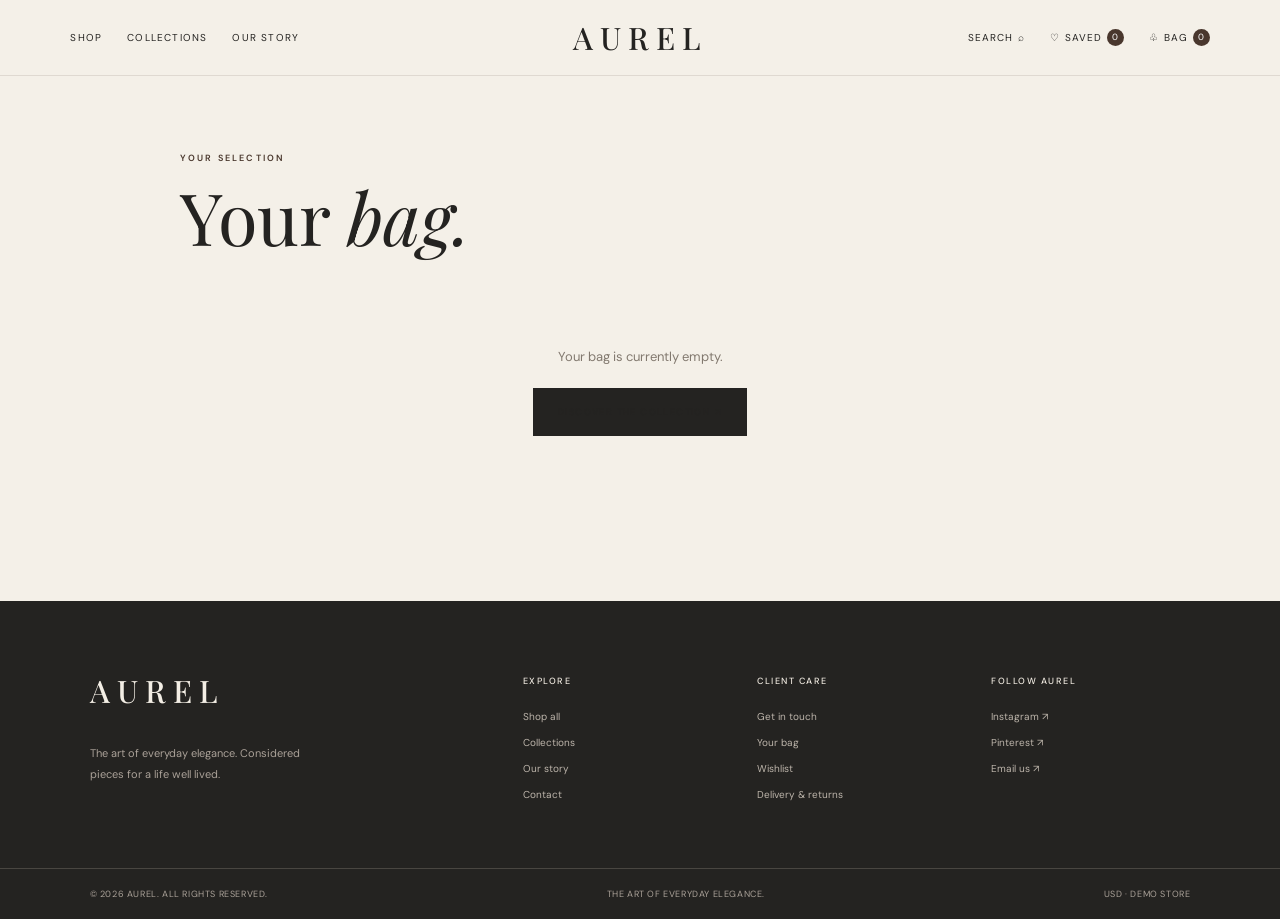
<file: cart.html>
<!DOCTYPE html>
<html lang="en">
<head>
<meta charset="UTF-8">
<meta name="viewport" content="width=device-width,initial-scale=1">
<title>Your Bag — AUREL</title>
<link href="https://fonts.googleapis.com/css2?family=DM+Sans:wght@400;500;600;700&family=Playfair+Display:wght@400;500;600&display=swap" rel="stylesheet">
<link rel="stylesheet" href="style.css">
<script defer src="products.js"></script>
<script defer src="app.js"></script>
</head>
<body>
<header id="site-header"></header>
<main class="page-main narrow-main">
<div class="page-title left-title">
<p class="eyebrow">YOUR SELECTION</p>
<h1>Your <em>bag.</em></h1>
</div>
<div id="cart-content"></div>
</main>
<footer id="site-footer"></footer>
</body>
</html>
</file>
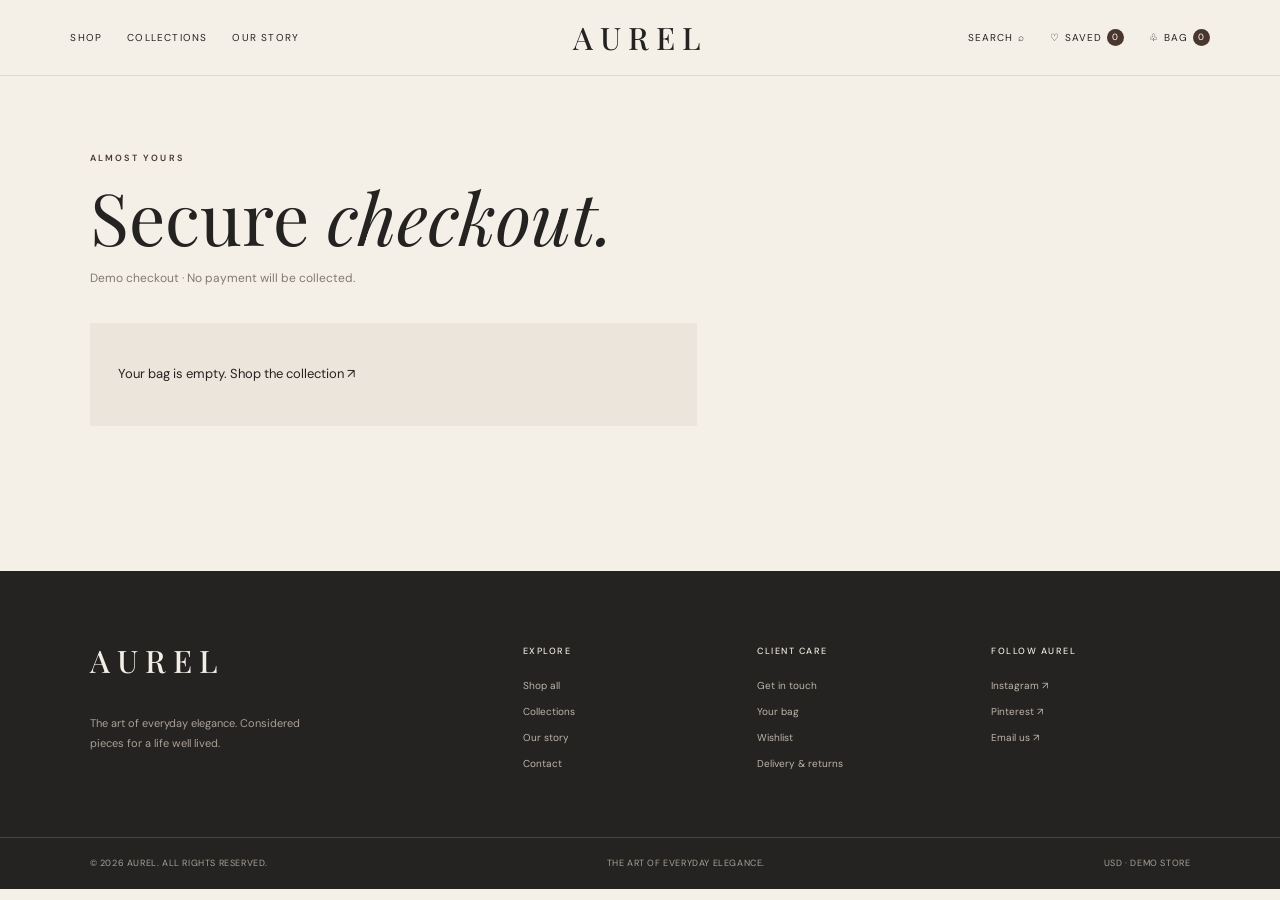
<file: checkout.html>
<!DOCTYPE html>
<html lang="en">
<head>
<meta charset="UTF-8">
<meta name="viewport" content="width=device-width,initial-scale=1">
<title>Checkout — AUREL</title>
<link href="https://fonts.googleapis.com/css2?family=DM+Sans:wght@400;500;600;700&family=Playfair+Display:wght@400;500;600&display=swap" rel="stylesheet">
<link rel="stylesheet" href="style.css">
<script defer src="products.js"></script>
<script defer src="app.js"></script>
</head>
<body>
<header id="site-header"></header>
<main class="page-main checkout-main">
<div class="page-title left-title">
<p class="eyebrow">ALMOST YOURS</p>
<h1>Secure <em>checkout.</em></h1>
<p class="muted small">Demo checkout · No payment will be collected.</p>
</div>
<div class="checkout-layout">
<form id="checkout-form" class="checkout-form">
<h2>01 / Contact</h2>
<label>Email address<input type="email" name="email" required placeholder="you@example.com"></label>
<h2>02 / Delivery</h2>
<div class="form-two">
<label>First name<input name="firstName" required></label>
<label>Last name<input name="lastName" required></label>
</div>
<label>Address<input name="address" required></label>
<div class="form-two">
<label>City<input name="city" required></label>
<label>Postal code<input name="postal" required></label>
</div>
<label>Country<select name="country" required>
<option value="">Select country</option>
<option>Zimbabwe</option>
<option>South Africa</option>
<option>United States</option>
<option>United Kingdom</option>
<option>Other</option>
</select></label>
<h2>03 / Payment</h2>
<div class="demo-payment">
<b>DEMO STORE</b>
<p>This portfolio checkout does not process real payments. Submitting creates a sample order confirmation only.</p>
</div>
<label class="check-label">
<input type="checkbox" required>
I agree to the demo store terms and understand no payment is taken.
</label>
<button class="button button-dark full-button" type="submit">PLACE DEMO ORDER ↗</button>
<p class="form-message" id="checkout-message" role="status"></p>
</form>
<aside class="order-summary" id="checkout-summary"></aside>
</div>
</main>
<footer id="site-footer"></footer>
</body>
</html>
</file>
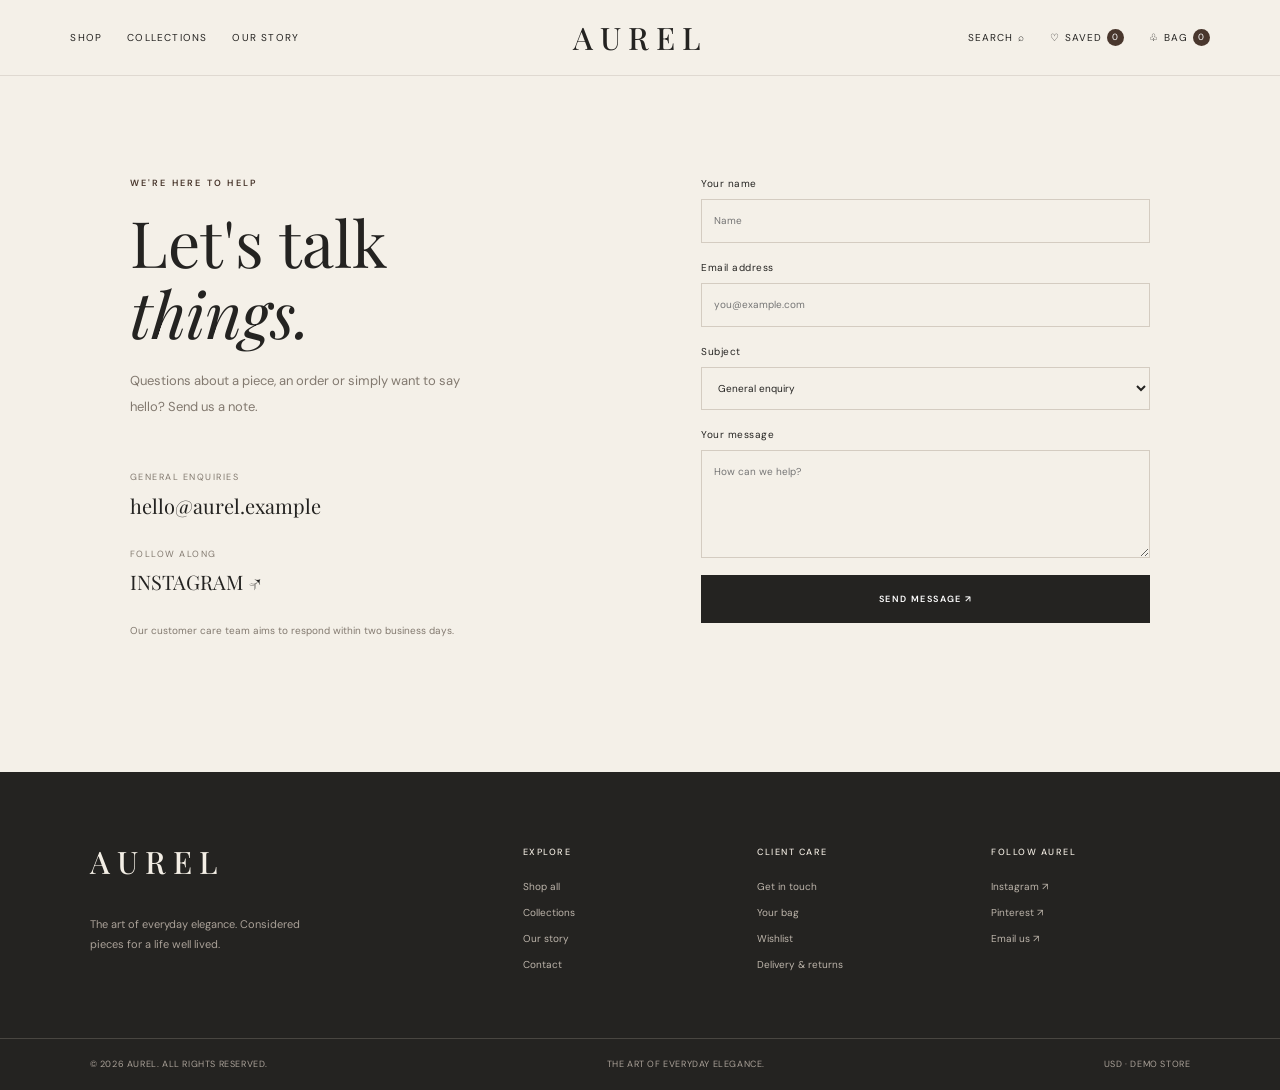
<file: contact.html>
<!DOCTYPE html>
<html lang="en">
<head>
<meta charset="UTF-8">
<meta name="viewport" content="width=device-width,initial-scale=1">
<title>Contact — AUREL</title>
<link href="https://fonts.googleapis.com/css2?family=DM+Sans:wght@400;500;600;700&family=Playfair+Display:wght@400;500;600&display=swap" rel="stylesheet">
<link rel="stylesheet" href="style.css">
<script defer src="products.js"></script>
<script defer src="app.js"></script>
</head>
<body>
<header id="site-header"></header>
<main class="page-main contact-layout">
<div>
<p class="eyebrow">WE'RE HERE TO HELP</p>
<h1>Let's talk <em>things.</em></h1>
<p class="contact-lead">Questions about a piece, an order or simply want to say hello? Send us a note.</p>
<div class="contact-detail">
<span>GENERAL ENQUIRIES</span>
<a href="mailto:hello@aurel.example">hello@aurel.example</a>
</div>
<div class="contact-detail">
<span>FOLLOW ALONG</span>
<a href="#" aria-label="Instagram">INSTAGRAM ↗</a>
</div>
<p class="muted small">Our customer care team aims to respond within two business days.</p>
</div>
<form class="contact-form" id="contact-form">
<label>Your name<input name="name" required placeholder="Name"></label>
<label>Email address<input type="email" name="email" required placeholder="you@example.com"></label>
<label>Subject<select name="subject">
<option>General enquiry</option>
<option>Orders & delivery</option>
<option>Product information</option>
<option>Returns</option>
</select></label>
<label>Your message<textarea name="message" rows="5" required placeholder="How can we help?"></textarea></label>
<button class="button button-dark" type="submit">SEND MESSAGE ↗</button>
<p class="form-message" id="contact-message" role="status"></p>
</form>
</main>
<footer id="site-footer"></footer>
</body>
</html>
</file>
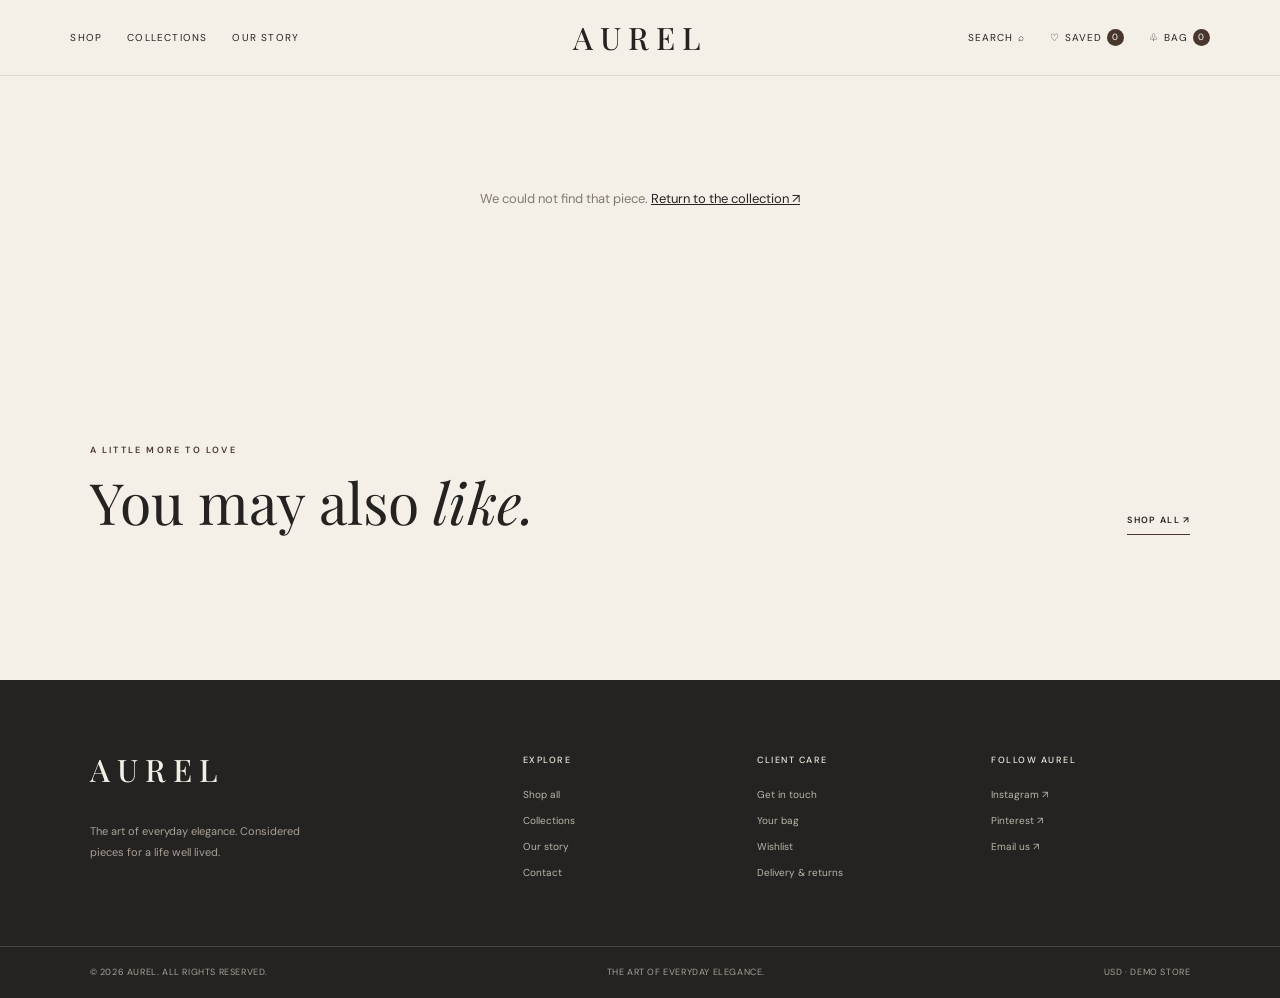
<file: product.html>
<!DOCTYPE html>
<html lang="en">
<head>
<meta charset="UTF-8">
<meta name="viewport" content="width=device-width,initial-scale=1">
<title>Product — AUREL</title>
<link href="https://fonts.googleapis.com/css2?family=DM+Sans:wght@400;500;600;700&family=Playfair+Display:wght@400;500;600&display=swap" rel="stylesheet">
<link rel="stylesheet" href="style.css">
<script defer src="products.js"></script>
<script defer src="app.js"></script>
</head>
<body>
<header id="site-header"></header>
<main class="product-page" id="product-detail">
<p class="empty-state">Loading product…</p>
</main>
<section class="featured section-pad">
<div class="section-heading">
<div>
<p class="eyebrow">A LITTLE MORE TO LOVE</p>
<h2>You may also <em>like.</em></h2>
</div>
<a class="text-link" href="shop.html">SHOP ALL ↗</a>
</div>
<div class="product-grid" id="related-products"></div>
</section>
<footer id="site-footer"></footer>
</body>
</html>
</file>
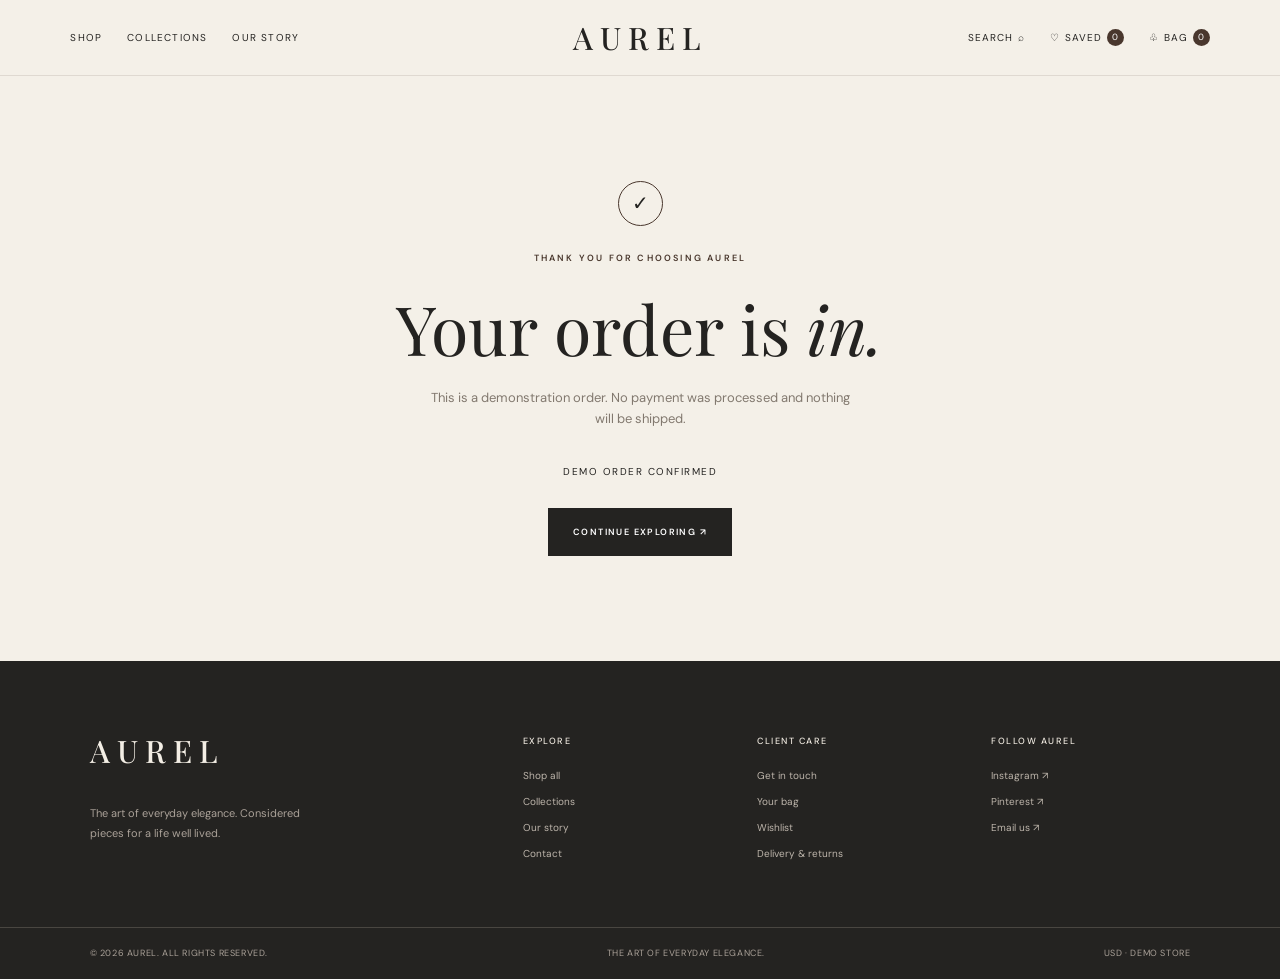
<file: success.html>
<!DOCTYPE html>
<html lang="en">
<head>
<meta charset="UTF-8">
<meta name="viewport" content="width=device-width,initial-scale=1">
<title>Order Confirmed — AUREL</title>
<link href="https://fonts.googleapis.com/css2?family=DM+Sans:wght@400;500;600;700&family=Playfair+Display:wght@400;500;600&display=swap" rel="stylesheet">
<link rel="stylesheet" href="style.css">
<script defer src="products.js"></script>
<script defer src="app.js"></script>
</head>
<body>
<header id="site-header"></header>
<main class="success-page">
<div class="success-mark">✓</div>
<p class="eyebrow">THANK YOU FOR CHOOSING AUREL</p>
<h1>Your order is <em>in.</em></h1>
<p>This is a demonstration order. No payment was processed and nothing will be shipped.</p>
<div class="order-number" id="order-number"></div>
<a class="button button-dark" href="shop.html">CONTINUE EXPLORING ↗</a>
</main>
<footer id="site-footer"></footer>
</body>
</html>
</file>
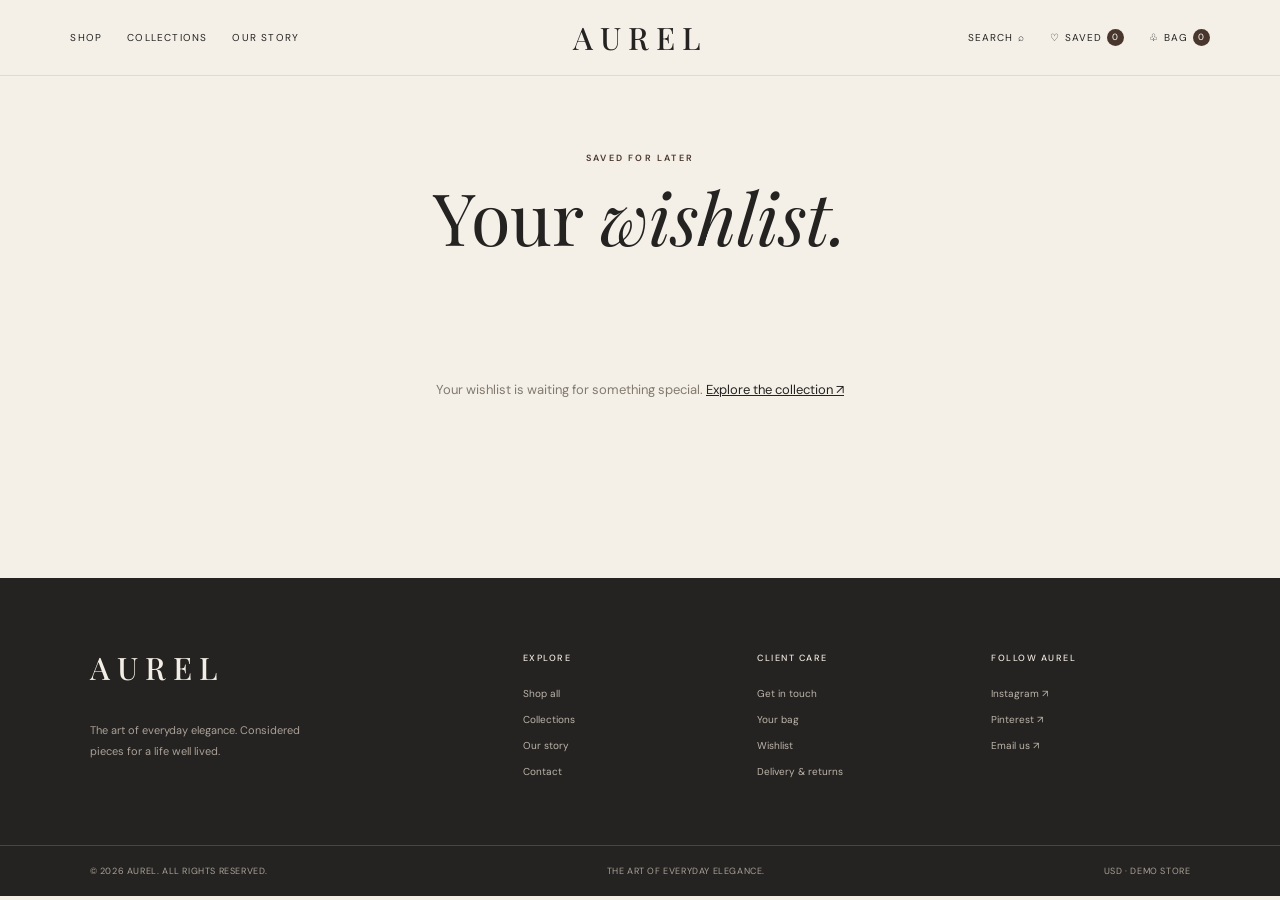
<file: wishlist.html>
<!DOCTYPE html>
<html lang="en">
<head>
<meta charset="UTF-8">
<meta name="viewport" content="width=device-width,initial-scale=1">
<title>Your Wishlist — AUREL</title>
<link href="https://fonts.googleapis.com/css2?family=DM+Sans:wght@400;500;600;700&family=Playfair+Display:wght@400;500;600&display=swap" rel="stylesheet">
<link rel="stylesheet" href="style.css">
<script defer src="products.js"></script>
<script defer src="app.js"></script>
</head>
<body>
<header id="site-header"></header>
<main class="page-main">
<div class="page-title">
<p class="eyebrow">SAVED FOR LATER</p>
<h1>Your <em>wishlist.</em></h1>
</div>
<div class="product-grid" id="wishlist-products"></div>
<p class="empty-state hidden" id="wishlist-empty">Your wishlist is waiting for something special. <a href="shop.html">Explore the collection ↗</a></p>
</main>
<footer id="site-footer"></footer>
</body>
</html>
</file>
<file: style.css>
@import url('https://fonts.googleapis.com/css2?family=DM+Sans:wght@400;500;600;700&family=Playfair+Display:wght@400;500;600&display=swap');

:root{
--ivory:#F4F0E8;
--sand:#D8C7B1;
--espresso:#49372D;
--charcoal:#242321;
--muted:#82796f;
--line:#ddd6cc;
--white:#fff;
--serif:'Playfair Display',Georgia,serif;
--sans:'DM Sans',Arial,sans-serif
}

*{box-sizing:border-box}
html{scroll-behavior:smooth}
body{margin:0;background:var(--ivory);color:var(--charcoal);font-family:var(--sans);font-size:13px;line-height:1.6}
a{color:inherit;text-decoration:none}
button,input,select,textarea{font:inherit}
button{cursor:pointer}

.announcement{height:30px;background:var(--charcoal);color:#f5f0e8;display:flex;align-items:center;justify-content:center;gap:12px;font-size:9px;letter-spacing:1.7px;text-align:center;padding:0 10px}

.site-header{height:76px;padding:0 5.5%;display:grid;grid-template-columns:1fr auto 1fr;align-items:center;background:var(--ivory);position:sticky;top:0;z-index:20;border-bottom:1px solid rgba(73,55,45,.12)}
.nav-left,.nav-right{display:flex;align-items:center;gap:25px}
.nav-right{justify-content:flex-end}
.nav-link{font-size:10px;letter-spacing:1.2px;text-transform:uppercase;position:relative}
.nav-link:after{content:"";height:1px;background:currentColor;position:absolute;left:0;bottom:-5px;width:0;transition:.25s}
.nav-link:hover:after{width:100%}
.wordmark{font-family:var(--serif);font-size:31px;letter-spacing:7px;font-weight:500}
.icon-link{font-size:10px;letter-spacing:1px;text-transform:uppercase;display:flex;gap:5px;align-items:center}
.count{font-size:9px;background:var(--espresso);color:white;border-radius:50%;width:17px;height:17px;display:inline-grid;place-items:center}
.menu-toggle{display:none;background:none;border:0;font-size:21px}
.mobile-nav{display:none}

.hero{height:min(690px,78vw);min-height:490px;position:relative;background:#a69a8c;overflow:hidden}
.hero-image,.hero-shade{position:absolute;inset:0;width:100%;height:100%;object-fit:cover}
.hero-image{object-position:center 38%}
.hero-shade{background:linear-gradient(90deg,rgba(24,22,20,.53),rgba(24,22,20,.03) 78%)}
.hero-copy{position:absolute;left:11%;top:50%;transform:translateY(-43%);color:white;max-width:540px}
.eyebrow{font-size:9px;letter-spacing:2.2px;font-weight:600;color:var(--espresso);margin:0 0 17px}
.eyebrow.light{color:#eee7dc}
.hero h1,.about-hero h1{font:400 clamp(54px,7.5vw,100px)/1.04 var(--serif);margin:0 0 22px;letter-spacing:-2px}
.hero h1 em,.about-hero h1 em,.page-title h1 em,.section-heading h2 em,.intro h2 em,.manifesto h2 em,.newsletter h2 em,.success-page h1 em,.contact-layout h1 em,.about-statement h2 em,.collection-feature h2 em,.about-bottom h2 em{font-weight:400}
.hero-copy>p:not(.eyebrow){font-size:13px;letter-spacing:.5px;margin-bottom:30px}
.button{min-height:48px;padding:0 24px;display:inline-flex;align-items:center;justify-content:center;gap:25px;font-size:9px;font-weight:600;letter-spacing:1.4px;border:1px solid transparent;transition:.25s}
.button-light{background:var(--ivory);color:var(--charcoal)}
.button-light:hover{background:var(--sand)}
.button-dark{background:var(--charcoal);color:white}
.button-dark:hover{background:var(--espresso)}
.hero-index{position:absolute;right:5.5%;bottom:30px;color:white;font-size:9px;letter-spacing:2px}

.section-pad{padding:100px 7%}
.intro{text-align:center;max-width:850px;margin:auto;padding-top:110px;padding-bottom:105px}
.intro h2,.section-heading h2,.newsletter h2,.manifesto h2,.about-bottom h2{font:400 clamp(36px,4.5vw,57px)/1.15 var(--serif);margin:0 0 18px}
.intro-text{max-width:510px;margin:0 auto;color:#71685e;font-size:13px;line-height:2}
.section-heading{display:flex;align-items:end;justify-content:space-between;margin-bottom:35px}
.section-heading .eyebrow{margin-bottom:12px}
.section-heading h2{margin:0}
.text-link{font-size:9px;letter-spacing:1.3px;font-weight:600;border-bottom:1px solid var(--espresso);padding-bottom:6px;white-space:nowrap}

.category-section{background:#ebe5db}
.category-grid{display:grid;grid-template-columns:repeat(3,1fr);gap:17px}
.category-card{position:relative;display:block;overflow:hidden;background:#ddd4c8}
.category-card img{width:100%;height:430px;object-fit:cover;display:block;transition:transform .7s}
.category-card:hover img{transform:scale(1.035)}
.category-card span{position:absolute;top:20px;left:20px;color:white;font-size:9px;letter-spacing:1.5px}
.category-card b{position:absolute;bottom:20px;left:20px;color:white;font:25px var(--serif);font-weight:400}

.product-grid{display:grid;grid-template-columns:repeat(4,minmax(0,1fr));gap:35px 17px}
.product-card{min-width:0}
.product-image-wrap{position:relative;background:#e9e4dc;overflow:hidden;aspect-ratio:3/4}
.product-image{width:100%;height:100%;object-fit:cover;display:block;transition:transform .55s}
.product-card:hover .product-image{transform:scale(1.035)}
.product-badge{position:absolute;top:13px;left:13px;background:var(--ivory);padding:6px 9px;font-size:8px;letter-spacing:1px;text-transform:uppercase}
.wish-button{position:absolute;top:10px;right:10px;border:0;background:rgba(244,240,232,.9);width:34px;height:34px;border-radius:50%;font-size:17px;display:grid;place-items:center}
.wish-button.active{color:#8b4c43}
.quick-add{position:absolute;bottom:0;left:0;width:100%;padding:14px;background:rgba(36,35,33,.92);color:white;border:0;letter-spacing:1.2px;font-size:9px;transform:translateY(100%);transition:.25s}
.product-card:hover .quick-add{transform:translateY(0)}
.product-info{padding:13px 1px 0;display:flex;justify-content:space-between;gap:10px}
.product-name{font-size:11px;letter-spacing:.3px}
.product-category{font-size:9px;color:var(--muted);margin-top:4px}
.product-price{font-size:11px;white-space:nowrap}

.featured{padding-top:90px;padding-bottom:110px}
.manifesto{display:grid;grid-template-columns:1fr 1fr;min-height:550px;background:#e8e1d7}
.manifesto-image img{width:100%;height:100%;object-fit:cover;display:block}
.manifesto-copy{align-self:center;padding:70px 12%}
.manifesto-copy h2{font-size:clamp(42px,5vw,65px)}
.manifesto-copy>p:not(.eyebrow){color:#71685e;line-height:2;max-width:370px;margin:0 0 28px}

.newsletter{text-align:center;padding-top:95px;padding-bottom:100px}
.newsletter>p:not(.eyebrow){color:var(--muted)}
.newsletter-form{display:flex;max-width:450px;margin:30px auto 13px;border-bottom:1px solid var(--espresso)}
.newsletter-form input{flex:1;min-width:0;background:transparent;border:0;padding:14px 2px;outline:none}
.newsletter-form button{border:0;background:transparent;font-size:9px;letter-spacing:1px;font-weight:600}
.newsletter small{color:#91877c;font-size:9px}

#site-footer{background:var(--charcoal);color:#eee8df}
.footer-main{padding:65px 7% 55px;display:grid;grid-template-columns:2fr 1fr 1fr 1fr;gap:35px}
.footer-brand .wordmark{display:inline-block;color:#f3eee5;margin-bottom:16px}
.footer-brand p{max-width:230px;color:#aaa198;font-size:11px;line-height:1.9}
.footer-col h4{font-size:9px;letter-spacing:1.5px;font-weight:500;margin:8px 0 20px}
.footer-col a{display:block;color:#bdb5ab;font-size:10px;margin:10px 0}
.footer-col a:hover{color:white}
.footer-bottom{border-top:1px solid #494641;padding:18px 7%;display:flex;justify-content:space-between;color:#aaa198;font-size:9px;letter-spacing:.6px}

.page-main{padding:75px 7% 110px;min-height:55vh}
.page-title{text-align:center;margin-bottom:55px}
.page-title .eyebrow{margin-bottom:12px}
.page-title h1,.contact-layout h1{font:400 clamp(44px,6vw,72px)/1.1 var(--serif);margin:0 0 12px}
.page-title>p:last-child{color:var(--muted);font-size:12px}

.shop-toolbar{display:flex;justify-content:space-between;align-items:center;border-bottom:1px solid var(--line);padding-bottom:18px;margin-bottom:28px;gap:20px}
.filter-chips{display:flex;gap:8px;flex-wrap:wrap}
.chip{border:1px solid var(--line);background:transparent;padding:9px 14px;font-size:9px;letter-spacing:.7px}
.chip.active,.chip:hover{background:var(--charcoal);border-color:var(--charcoal);color:white}
.sort-wrap{display:flex;align-items:center;gap:15px;color:var(--muted);font-size:9px;white-space:nowrap}
.sort-wrap select{border:0;background:transparent;color:var(--charcoal);font-size:10px;padding:7px}
.shop-grid{row-gap:40px}
.empty-state{text-align:center;padding:55px 15px;color:var(--muted)}
.empty-state a{text-decoration:underline;color:var(--charcoal)}
.hidden{display:none!important}

.collection-list{display:grid;gap:35px}
.collection-feature{height:460px;display:grid;grid-template-columns:1.15fr 1fr;background:#e8e1d7;overflow:hidden}
.collection-feature.reverse{grid-template-columns:1fr 1.15fr}
.collection-feature.reverse img{order:2}
.collection-feature img{width:100%;height:460px;object-fit:cover}
.collection-feature>div{align-self:center;padding:9%}
.collection-feature span{font-size:9px;letter-spacing:1.6px;color:var(--muted)}
.collection-feature h2{font:400 clamp(35px,4vw,54px)/1.15 var(--serif);margin:18px 0 26px}
.collection-feature b{font-size:9px;letter-spacing:1.3px;font-weight:500;border-bottom:1px solid;padding-bottom:7px}

.about-hero{height:530px;position:relative;background:#8c8176}
.about-hero img{width:100%;height:100%;object-fit:cover;filter:brightness(.65)}
.about-hero>div{position:absolute;left:12%;top:50%;transform:translateY(-50%);color:white}
.about-hero h1{font-size:clamp(55px,8vw,90px)}
.about-statement{text-align:center;max-width:900px;margin:auto}
.about-statement h2{font:400 clamp(32px,4vw,48px)/1.3 var(--serif);margin:0 0 25px}
.about-statement>p:last-child{max-width:650px;margin:auto;color:var(--muted);line-height:2}
.values-grid{display:grid;grid-template-columns:repeat(3,1fr);background:#e9e3d9;padding:75px 9%;gap:55px}
.values-grid span{font:25px var(--serif);color:#9a8b7a}
.values-grid h3{font:24px var(--serif);font-weight:400;margin:20px 0 10px}
.values-grid p{color:var(--muted);line-height:1.9}
.about-bottom{display:grid;grid-template-columns:1fr 1fr;min-height:460px}
.about-bottom img{width:100%;height:100%;object-fit:cover}
.about-bottom>div{align-self:center;padding:10%}
.about-bottom h2{font-size:55px;margin-bottom:28px}

.contact-layout{display:grid;grid-template-columns:1fr 1fr;gap:12%;max-width:1200px;margin:auto;padding-top:100px}
.contact-layout h1{font-size:clamp(44px,5vw,65px)}
.contact-lead{max-width:350px;color:var(--muted);line-height:2;margin:20px 0 50px}
.contact-detail{margin:25px 0;display:flex;flex-direction:column;gap:5px}
.contact-detail span{font-size:9px;letter-spacing:1.5px;color:var(--muted)}
.contact-detail a{font-family:var(--serif);font-size:20px}
.small{font-size:10px}
.muted{color:var(--muted)}
.contact-form,.checkout-form{display:grid;gap:17px}
.contact-form label,.checkout-form label{display:grid;gap:7px;font-size:10px;letter-spacing:.5px}
.contact-form input,.contact-form select,.contact-form textarea,.checkout-form input,.checkout-form select{width:100%;background:transparent;border:1px solid #d4ccc1;padding:13px 12px;outline:none;color:var(--charcoal);border-radius:0}
.contact-form input:focus,.contact-form textarea:focus,.checkout-form input:focus{border-color:var(--espresso)}
.contact-form textarea{resize:vertical}
.form-message{font-size:11px;color:var(--espresso)}

.narrow-main{max-width:1100px;margin:auto}
.left-title{text-align:left;margin-bottom:35px}
.cart-layout{display:grid;grid-template-columns:1.5fr .8fr;gap:65px}
.cart-row{display:grid;grid-template-columns:110px 1fr auto;gap:20px;padding:20px 0;border-bottom:1px solid var(--line);align-items:center}
.cart-row img{width:110px;height:135px;object-fit:cover;background:#e9e4dc}
.cart-row h3{font:18px var(--serif);font-weight:400;margin:0 0 5px}
.cart-row p{font-size:10px;color:var(--muted);margin:4px 0}
.qty-control{display:flex;align-items:center;gap:12px;margin-top:12px}
.qty-control button{border:1px solid var(--line);background:transparent;width:25px;height:25px}
.remove-button{border:0;background:transparent;text-decoration:underline;color:var(--muted);font-size:9px;margin-top:8px}
.cart-summary,.order-summary{background:#ebe5dc;padding:28px;height:max-content}
.cart-summary h2,.order-summary h2{font:25px var(--serif);font-weight:400;margin:0 0 20px}
.summary-line{display:flex;justify-content:space-between;margin:13px 0;font-size:11px}
.summary-total{border-top:1px solid #cfc5b9;padding-top:17px;font-weight:600;font-size:13px}
.full-button{width:100%;margin-top:15px}
.shipping-note{font-size:9px;color:var(--muted);line-height:1.7;margin-top:14px}

.product-page{padding:45px 7% 75px}
.product-detail-layout{display:grid;grid-template-columns:1.1fr .9fr;gap:7%;max-width:1250px;margin:auto}
.product-gallery{display:grid;grid-template-columns:1fr 1fr;gap:12px;align-content:start}
.product-gallery img{width:100%;aspect-ratio:3/4;object-fit:cover;background:#e9e4dc}
.product-gallery img:first-child{grid-column:span 2;aspect-ratio:4/4.2}
.product-detail-info{position:sticky;top:120px;align-self:start;padding-top:35px}
.product-detail-info h1{font:400 clamp(35px,4vw,50px)/1.15 var(--serif);margin:0 0 10px}
.detail-price{font-size:14px;margin:15px 0 25px}
.detail-description{color:var(--muted);line-height:2;border-top:1px solid var(--line);padding-top:20px}
.option-label{display:block;font-size:9px;letter-spacing:1px;margin:25px 0 10px}
.size-options,.color-options{display:flex;gap:8px;flex-wrap:wrap}
.size-option{border:1px solid var(--line);background:transparent;min-width:42px;height:39px;font-size:10px}
.size-option.selected{border-color:var(--charcoal);background:var(--charcoal);color:white}
.color-dot{width:25px;height:25px;border-radius:50%;border:2px solid var(--ivory);outline:1px solid transparent}
.color-dot.selected{outline-color:var(--charcoal)}
.detail-actions{display:flex;gap:10px;margin-top:30px}
.detail-actions .button{flex:1}
.detail-wish{width:48px;border:1px solid var(--charcoal);background:transparent;font-size:18px}
.detail-meta{border-top:1px solid var(--line);margin-top:30px;padding-top:18px;color:var(--muted);font-size:10px;line-height:2}
.detail-accordion{border-top:1px solid var(--line);padding:15px 0}
.detail-accordion summary{cursor:pointer;letter-spacing:1px;font-size:9px}
.detail-accordion p{color:var(--muted);font-size:11px;line-height:1.9}

.checkout-layout{display:grid;grid-template-columns:1.2fr .8fr;gap:8%}
.checkout-form h2{font:23px var(--serif);font-weight:400;border-bottom:1px solid var(--line);padding-bottom:12px;margin:20px 0 5px}
.form-two{display:grid;grid-template-columns:1fr 1fr;gap:12px}
.demo-payment{padding:17px;border:1px solid var(--line);background:#eee9e1}
.demo-payment b{font-size:10px;letter-spacing:1px}
.demo-payment p{font-size:10px;color:var(--muted);line-height:1.8;margin-bottom:0}
.check-label{display:flex!important;align-items:flex-start;gap:10px!important;line-height:1.7}
.check-label input{width:auto!important;margin-top:3px}
.order-item{display:flex;justify-content:space-between;gap:15px;font-size:10px;margin:12px 0}
.success-page{min-height:65vh;text-align:center;display:flex;flex-direction:column;align-items:center;justify-content:center;padding:80px 20px}
.success-mark{width:45px;height:45px;border:1px solid var(--espresso);border-radius:50%;display:grid;place-items:center;font-size:20px;margin-bottom:25px}
.success-page h1{font:400 clamp(42px,6vw,68px) var(--serif);margin:0 0 15px}
.success-page>p:not(.eyebrow){color:var(--muted);max-width:440px;margin:0 auto 25px}
.order-number{font-size:10px;letter-spacing:1.5px;margin:10px 0 28px}

@media(max-width:900px){
.nav-left{gap:13px}
.nav-link{font-size:9px}
.site-header{padding:0 4%}
.product-grid{grid-template-columns:repeat(3,minmax(0,1fr))}
.category-card img{height:340px}
.footer-main{grid-template-columns:1.5fr 1fr 1fr;}
.footer-col:last-child{display:none}
.section-pad{padding:75px 5%}
.cart-layout{gap:25px}
.product-detail-layout{gap:4%}
}

@media(max-width:650px){
.announcement{font-size:8px;letter-spacing:1px}
.site-header{height:65px;grid-template-columns:40px 1fr 90px;padding:0 5%}
.menu-toggle{display:block;text-align:left}
.wordmark{text-align:center;font-size:27px;letter-spacing:5px}
.nav-left{display:none}
.nav-right{gap:13px}
.nav-right .icon-label{display:none}
.mobile-nav{position:absolute;top:65px;left:0;right:0;background:var(--ivory);padding:22px 7%;border-bottom:1px solid var(--line);flex-direction:column;gap:18px}
.mobile-nav.open{display:flex}
.mobile-nav a{font-size:11px;letter-spacing:1px}
.hero{height:620px;min-height:0}
.hero-image{object-position:58% center}
.hero-copy{left:7%;right:6%;top:52%}
.hero h1{font-size:61px}
.section-pad{padding:65px 6%}
.intro{padding-top:75px;padding-bottom:75px}
.section-heading{align-items:start;gap:15px}
.section-heading h2{font-size:36px}
.section-heading .text-link{font-size:8px;margin-top:25px}
.category-grid{grid-template-columns:1fr;gap:14px}
.category-card img{height:390px}
.product-grid{grid-template-columns:repeat(2,minmax(0,1fr));gap:27px 11px}
.quick-add{transform:translateY(0);padding:11px;font-size:8px}
.product-info{gap:5px}
.product-name,.product-price{font-size:10px}
.manifesto{grid-template-columns:1fr}
.manifesto-image{height:370px}
.manifesto-copy{padding:55px 8%}
.newsletter{padding-top:70px;padding-bottom:75px}
.footer-main{grid-template-columns:1fr 1fr;padding:50px 7%;gap:30px 18px}
.footer-brand{grid-column:span 2}
.footer-col:last-child{display:block}
.footer-bottom{padding:17px 7%;gap:12px;flex-wrap:wrap}
.page-main{padding:55px 6% 75px}
.page-title{margin-bottom:38px}
.shop-toolbar{align-items:flex-start;flex-direction:column}
.sort-wrap{width:100%;justify-content:space-between}
.collection-feature,.collection-feature.reverse{height:auto;grid-template-columns:1fr}
.collection-feature.reverse img{order:0}
.collection-feature img{height:330px}
.collection-feature>div{padding:30px}
.about-hero{height:440px}
.about-hero>div{left:7%}
.about-statement{padding:70px 7%}
.values-grid{grid-template-columns:1fr;padding:55px 9%;gap:25px}
.values-grid h3{margin:10px 0}
.about-bottom{grid-template-columns:1fr}
.about-bottom img{height:350px}
.about-bottom>div{padding:55px 8%}
.contact-layout{grid-template-columns:1fr;gap:45px;padding-top:65px}
.cart-layout{grid-template-columns:1fr;gap:30px}
.cart-row{grid-template-columns:85px 1fr auto;gap:12px}
.cart-row img{width:85px;height:110px}
.product-page{padding:25px 5% 55px}
.product-detail-layout{grid-template-columns:1fr;gap:25px}
.product-detail-info{position:static;padding-top:10px}
.product-gallery{gap:8px}
.checkout-layout{grid-template-columns:1fr;gap:35px}
.checkout-main{padding-top:45px}
.order-summary{order:-1}
.success-page{min-height:60vh}
.left-title{text-align:left}
}

@media(hover:none){
.quick-add{transform:translateY(0)}
}

.search-overlay{position:fixed;inset:0;background:rgba(20,19,18,.55);z-index:50;display:flex;justify-content:center;align-items:flex-start;padding:12vh 18px}
.search-panel{position:relative;background:var(--ivory);width:min(650px,100%);padding:45px}
.search-close{position:absolute;right:20px;top:15px;border:0;background:none;font-size:27px}
.search-panel form{display:flex;border-bottom:1px solid var(--espresso)}
.search-panel input{flex:1;min-width:0;border:0;background:transparent;padding:15px 0;outline:none}
.search-panel form button{border:0;background:none;font-size:9px;letter-spacing:1px}
.search-result{display:flex;align-items:center;gap:15px;padding:12px 0;border-bottom:1px solid var(--line);font-size:11px}
.search-result img{width:48px;height:58px;object-fit:cover}
.search-result small{display:block;color:var(--muted);margin-top:4px}
.toast{position:fixed;bottom:25px;left:50%;transform:translate(-50%,20px);background:var(--charcoal);color:white;padding:13px 22px;font-size:10px;letter-spacing:.5px;opacity:0;pointer-events:none;transition:.25s;z-index:80}
.toast.show{opacity:1;transform:translate(-50%,0)}
</file>
